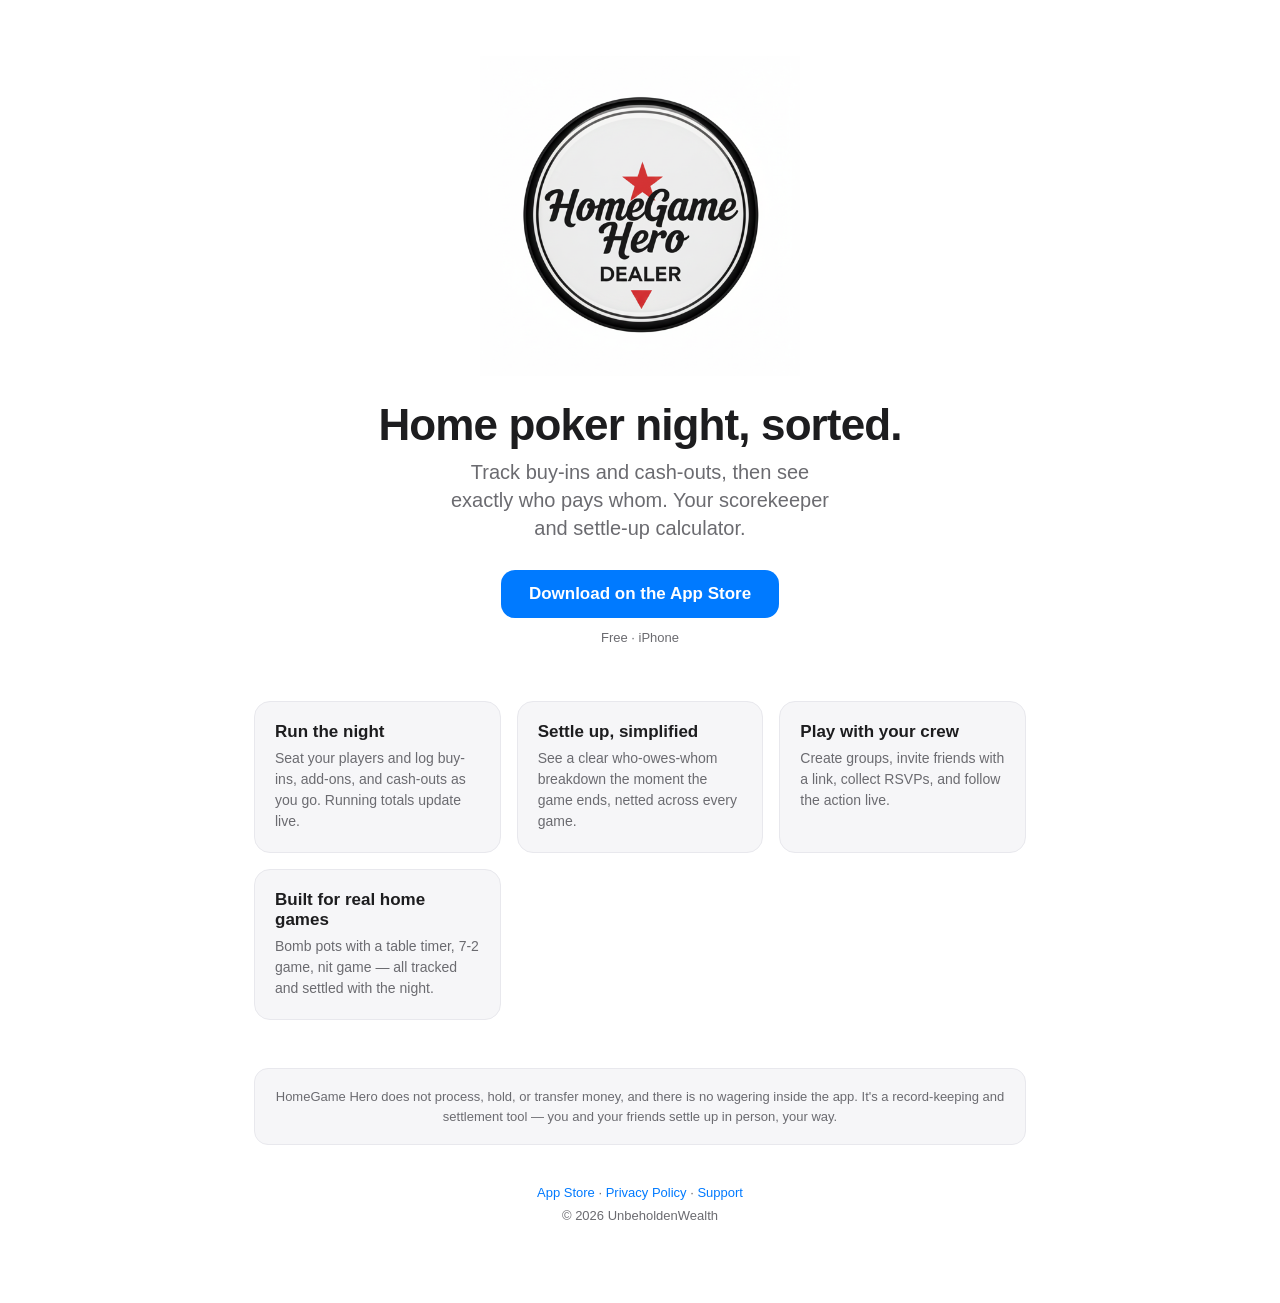
<file: index.html>
<!doctype html>
<html lang="en">
<head>
  <meta charset="utf-8">
  <meta name="viewport" content="width=device-width, initial-scale=1">
  <title>HomeGame Hero — Home poker night, sorted</title>
  <meta name="description" content="Run your home poker night like a pro — track buy-ins and cash-outs, then see exactly who pays whom. Your scorekeeper and settle-up calculator.">
  <meta name="apple-itunes-app" content="app-id=6759196612">
  <style>
    /* Always light: a pure-white background lets the logo's white tile blend in. */
    :root { color-scheme: light; --bg:#fff; --card:#f6f6f8; --fg:#1d1d1f; --muted:#6b6b70; --accent:#007aff; --line:#e8e8ed; }
    * { box-sizing: border-box; }
    body { margin:0; background:var(--bg); color:var(--fg);
      font-family:-apple-system,BlinkMacSystemFont,"Segoe UI",Roboto,Helvetica,Arial,sans-serif; }
    .wrap { max-width: 820px; margin: 0 auto; padding: 56px 24px 80px; }
    header { text-align:center; }
    .logo { width:320px; height:auto; max-width:78vw; }
    h1 { font-size: clamp(28px, 6vw, 44px); margin: 20px 0 8px; letter-spacing: -.02em; }
    .tag { font-size: clamp(16px, 3.4vw, 20px); color: var(--muted); margin: 0 auto 28px; max-width: 34ch; line-height:1.4; }
    .cta { display:inline-block; background:var(--accent); color:#fff; text-decoration:none;
      font-size:17px; font-weight:600; padding:14px 28px; border-radius:14px; }
    .note { font-size:13px; color:var(--muted); margin-top:12px; }
    .features { display:grid; grid-template-columns:repeat(auto-fit,minmax(220px,1fr)); gap:16px; margin:56px 0 0; }
    .feature { background:var(--card); border:1px solid var(--line); border-radius:16px; padding:20px; }
    .feature h3 { margin:0 0 6px; font-size:17px; }
    .feature p { margin:0; color:var(--muted); font-size:14px; line-height:1.5; }
    .disclaimer { margin-top:48px; padding:18px 20px; background:var(--card); border:1px solid var(--line);
      border-radius:14px; color:var(--muted); font-size:13px; line-height:1.5; text-align:center; }
    footer { margin-top:40px; text-align:center; color:var(--muted); font-size:13px; }
    footer a { color:var(--accent); text-decoration:none; }
  </style>
</head>
<body>
  <div class="wrap">
    <header>
      <img class="logo" src="[data-uri]" alt="HomeGame Hero" width="320" height="320">
      <h1>Home poker night, sorted.</h1>
      <p class="tag">Track buy-ins and cash-outs, then see exactly who pays whom. Your scorekeeper and settle-up calculator.</p>
      <a class="cta" href="https://apps.apple.com/app/id6759196612">Download on the App Store</a>
      <div class="note">Free · iPhone</div>
    </header>

    <section class="features">
      <div class="feature">
        <h3>Run the night</h3>
        <p>Seat your players and log buy-ins, add-ons, and cash-outs as you go. Running totals update live.</p>
      </div>
      <div class="feature">
        <h3>Settle up, simplified</h3>
        <p>See a clear who-owes-whom breakdown the moment the game ends, netted across every game.</p>
      </div>
      <div class="feature">
        <h3>Play with your crew</h3>
        <p>Create groups, invite friends with a link, collect RSVPs, and follow the action live.</p>
      </div>
      <div class="feature">
        <h3>Built for real home games</h3>
        <p>Bomb pots with a table timer, 7-2 game, nit game — all tracked and settled with the night.</p>
      </div>
    </section>

    <div class="disclaimer">
      HomeGame Hero does not process, hold, or transfer money, and there is no wagering inside the app.
      It's a record-keeping and settlement tool — you and your friends settle up in person, your way.
    </div>

    <footer>
      <a href="https://apps.apple.com/app/id6759196612">App Store</a> ·
      <a href="https://thedavemonster19.github.io/homegame-hero-privacy/">Privacy Policy</a> ·
      <a href="mailto:dn.unbeholdenwealth@gmail.com">Support</a>
      <div style="margin-top:8px;">© 2026 UnbeholdenWealth</div>
    </footer>
  </div>
</body>
</html>
</file>
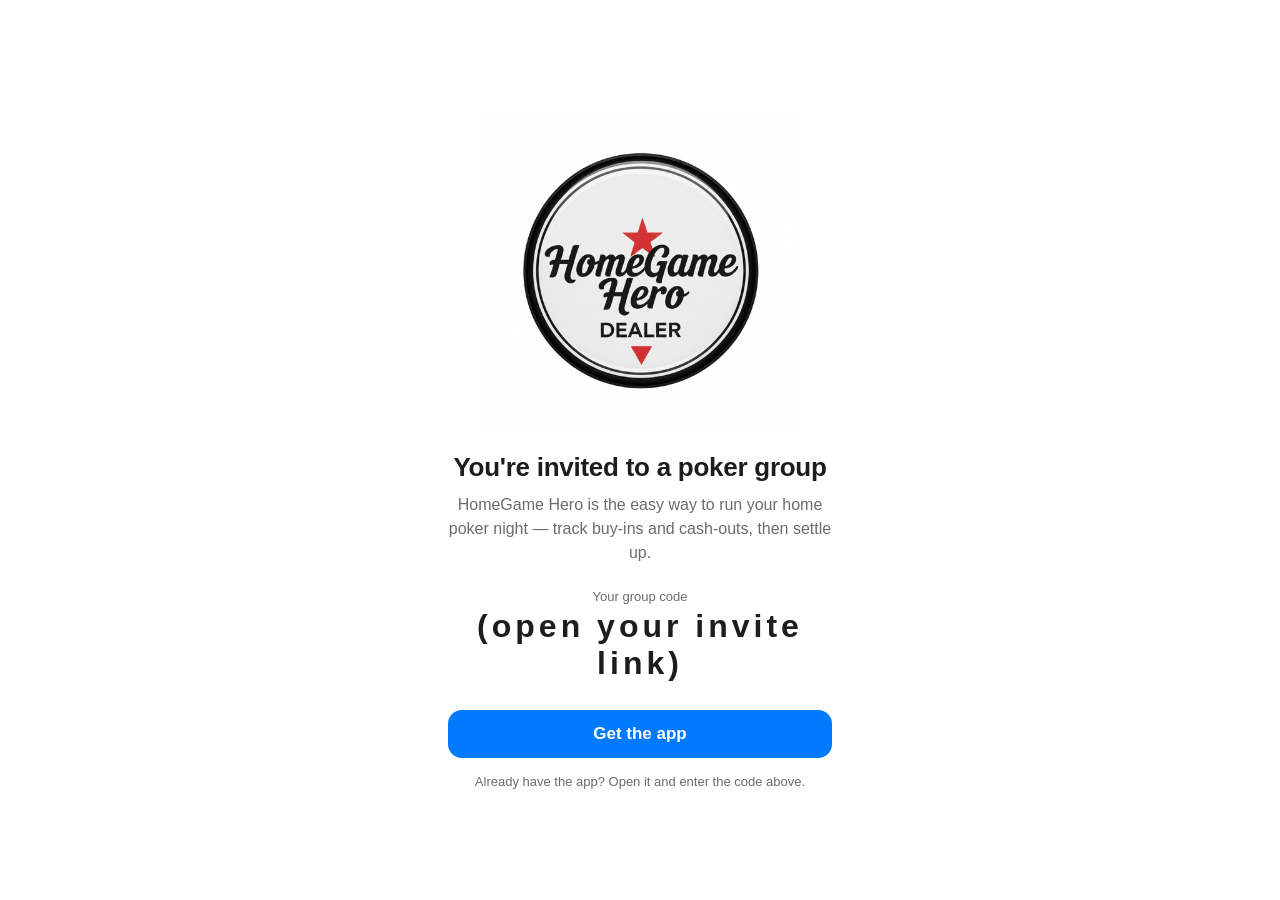
<file: join/index.html>
<!doctype html>
<html lang="en">
<head>
  <meta charset="utf-8">
  <meta name="viewport" content="width=device-width, initial-scale=1">
  <title>Join a group on HomeGame Hero</title>
  <!-- Shows an "Open / Get" banner on iOS Safari. -->
  <meta name="apple-itunes-app" content="app-id=6759196612">
  <style>
    /* Matches the marketing page: always light, pure-white background so the
       logo's white tile blends in. */
    :root { color-scheme: light; --fg:#1d1d1f; --muted:#6b6b70; --accent:#007aff; }
    * { box-sizing: border-box; }
    body {
      margin: 0; min-height: 100vh; display: flex; align-items: center; justify-content: center;
      font-family: -apple-system, BlinkMacSystemFont, "Segoe UI", Roboto, Helvetica, Arial, sans-serif;
      background: #fff; color: var(--fg); padding: 24px;
    }
    .card { background: transparent; padding: 8px; max-width: 400px; width: 100%; text-align: center; }
    .logo { display: block; margin: 0 auto 20px; width: 320px; height: auto; max-width: 78vw; }
    h1 { font-size: 26px; margin: 0 0 10px; letter-spacing: -.01em; }
    p { font-size: 16px; line-height: 1.5; color: var(--muted); margin: 0 0 24px; }
    .code-label { font-size: 13px; color: var(--muted); margin-bottom: 4px; }
    .code {
      font-size: 32px; font-weight: 700; letter-spacing: 4px; margin: 0 0 28px;
      font-variant-numeric: tabular-nums;
    }
    .btn {
      display: inline-block; background: var(--accent); color: #fff; text-decoration: none;
      font-size: 17px; font-weight: 600; padding: 14px 24px; border-radius: 14px; width: 100%;
    }
    .hint { font-size: 13px; color: var(--muted); margin-top: 16px; }
  </style>
</head>
<body>
  <div class="card">
    <img class="logo" src="[data-uri]" alt="HomeGame Hero" width="320" height="320">
    <h1>You're invited to a poker group</h1>
    <p>HomeGame Hero is the easy way to run your home poker night — track buy-ins and cash-outs, then settle up.</p>
    <div class="code-label">Your group code</div>
    <div class="code" id="code">—</div>
    <a class="btn" href="https://apps.apple.com/app/id6759196612">Get the app</a>
    <div class="hint">Already have the app? Open it and enter the code above.</div>
  </div>
  <script>
    // Show the invite code from ?code=XYZ so the user can enter it after install.
    var code = new URLSearchParams(location.search).get("code");
    if (code) { document.getElementById("code").textContent = code.toUpperCase(); }
    else { document.getElementById("code").textContent = "(open your invite link)"; }
  </script>
</body>
</html>
</file>
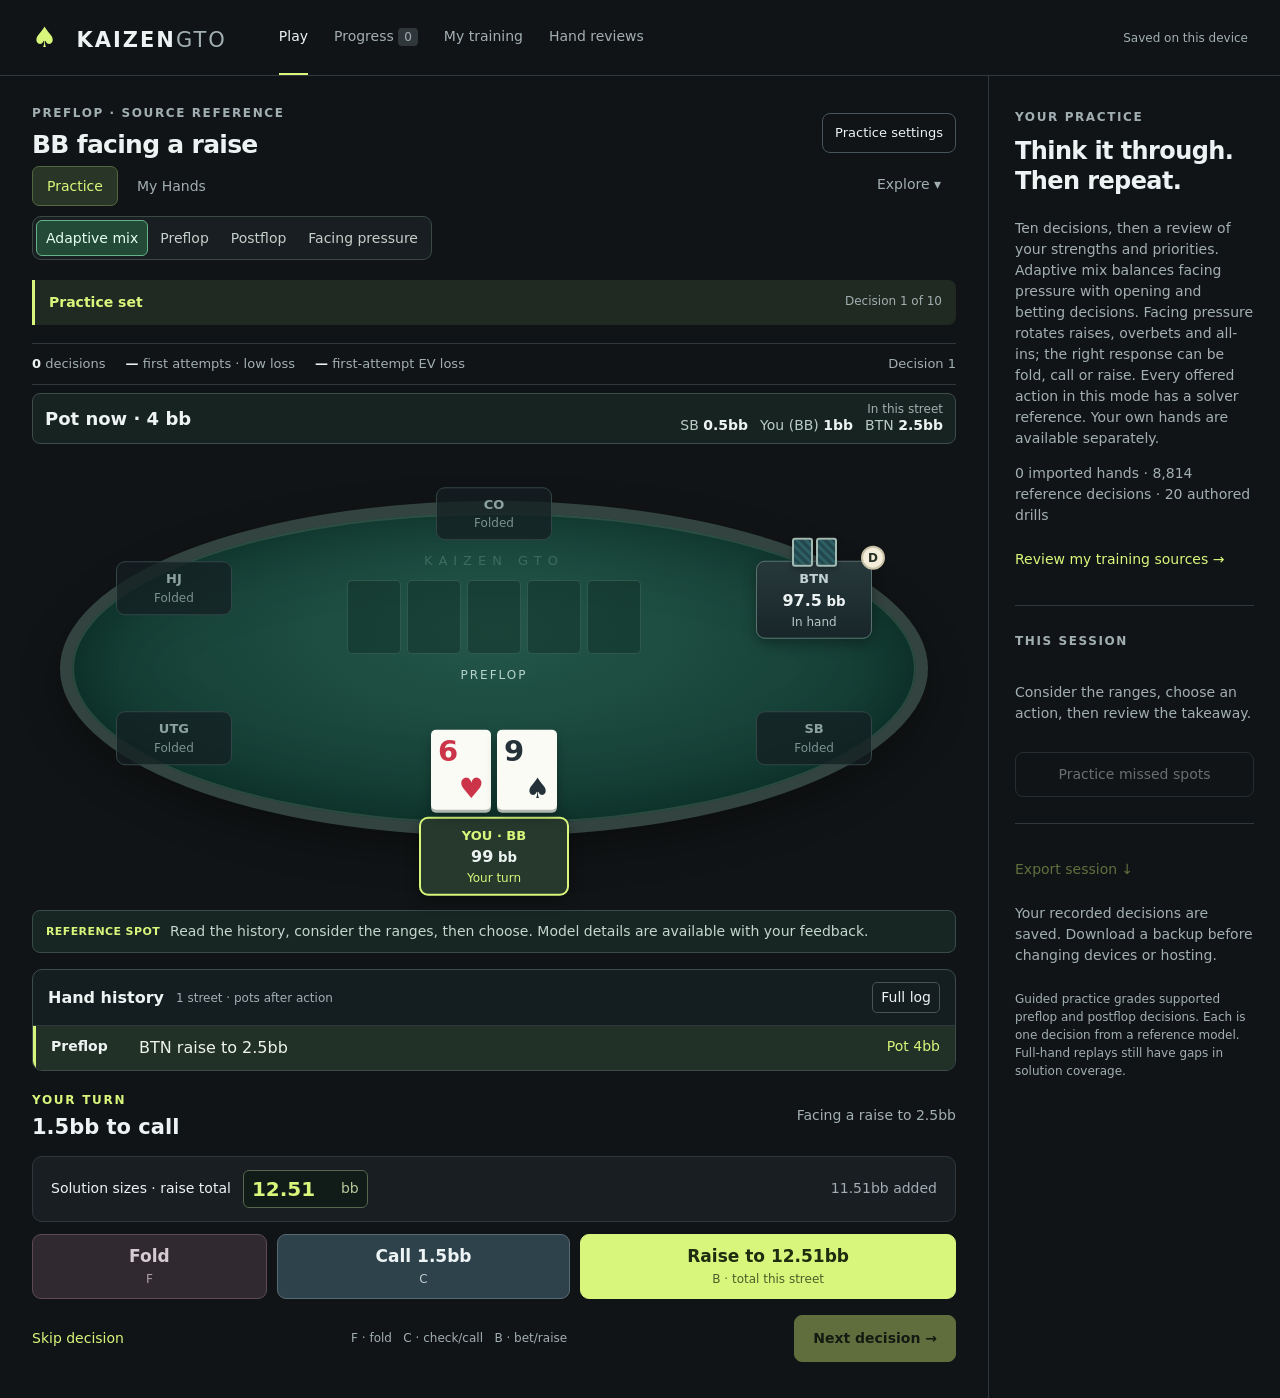
<file: kaizen-gto/index.html>
<!doctype html>
<html lang="en">
<head><meta charset="utf-8"><meta http-equiv="Content-Security-Policy" content="default-src 'self'; script-src 'self'; style-src 'self' 'unsafe-inline'; img-src 'self' data:; connect-src 'none'; object-src 'none'; base-uri 'none'; form-action 'none'"><meta name="viewport" content="width=device-width,initial-scale=1"><meta name="theme-color" content="#111416"><meta name="description" content="Your personal cash-game practice table. Play decisions from your reviews and build recognition."><title>Kaizen GTO — Poker Trainer</title><link rel="stylesheet" href="style.css"></head>
<body>
<header><a class="brand" href="./"><span class="brand-icon">♠</span> KAIZEN<span>GTO</span></a><nav aria-label="Main"><button class="nav active" data-view="train">Play</button><button class="nav" data-view="review">Progress <span id="review-count">0</span></button><button class="nav" data-view="guide">My training</button><a class="nav" href="review.html">Hand reviews</a></nav><span id="save-status" class="save-status" role="status">Loading progress…</span></header>
<main id="train" class="view">
<section class="play" id="play-panel">
 <div class="play-heading"><div><span id="game-tag" class="eyebrow"></span><h1 id="spot-heading">Your practice table</h1></div><button id="settings-toggle" class="secondary compact" aria-expanded="false" aria-controls="settings">Practice settings</button></div>
 <div class="mode-row">
  <div class="training-paths" role="group" aria-label="Training experience"><button id="path-practice" aria-pressed="true">Practice</button><button id="path-hands" aria-pressed="false">My Hands</button><details id="explore-menu"><summary id="explore-label">Explore</summary><div class="explore-options"><button id="path-coaching"><strong>Coaching scenarios</strong><span>Practise reads and adjustments. Coaching feedback, not solver grades.</span></button><button id="path-lab"><strong>GTO lab</strong><span>Study action mixes in three small river models.</span></button></div></details></div>
  <select id="practice-mode" aria-label="Practice mode" hidden><option id="strategy-mode-option" value="strategy" selected>Guided practice · graded</option><option value="hand">My hands · ready decisions</option><option value="drill">Coached drills</option><option value="solved">GTO lab · river models</option></select>
  <span id="mode-description" class="small muted">Ten graded decisions, then a personal review.</span>
 </div>
 <div id="guided-controls" class="guided-controls" role="group" aria-label="Practice focus" hidden><button id="guided-all" aria-label="Adaptive mix" aria-pressed="true"><span class="focus-label-full">Adaptive mix</span><span class="focus-label-short" aria-hidden="true">Mix</span></button><button id="guided-preflop" aria-pressed="false">Preflop</button><button id="guided-postflop" aria-pressed="false">Postflop</button><button id="guided-pressure" aria-label="Facing pressure" aria-pressed="false"><span class="focus-label-full">Facing pressure</span><span class="focus-label-short" aria-hidden="true">Pressure</span></button></div>
 <div id="settings" class="settings" hidden>
  <div id="profile-setting"><label for="profile">Game</label><select id="profile"><option value="all">Online + live</option><option value="online">Online cash</option><option value="live">Live · $1/$3</option></select></div>
  <div><label for="focus">Focus</label><select id="focus"><option value="all">Adaptive mix</option><option value="postflop">All postflop</option><option id="pressure-focus-option" value="pressure">Facing pressure</option><option value="value">Value sizing</option><option value="draws">Strong draws</option><option id="preflop-focus-option" value="preflop">Preflop</option><option value="texture">Board texture</option><option value="river">River decisions</option><option id="history-focus-option" value="history">My real hands</option></select></div>
  <div id="difficulty-setting"><label for="difficulty">Level</label><select id="difficulty"><option value="auto">Gradual progression</option><option value="all">All levels</option><option value="1">L1 · Foundations</option><option value="2">L2 · Applied strategy</option></select></div>
  <div id="continuation-setting"><label for="continuation">When I change the line</label><select id="continuation"><option value="practice">Continue with practice opponents</option><option value="review">Stop for historical comparison</option></select></div>
  <div id="hand-pool-setting"><label for="hand-pool">Hand selection</label><select id="hand-pool"><option value="all">All my hands</option><option id="reviewed-hand-option" value="reviewed">Hands with postflop solutions</option></select></div>
  <div id="strategy-feedback-setting" hidden><label for="strategy-timing">Solution feedback</label><select id="strategy-timing"><option value="decision" selected>After each decision</option><option value="hand">After the hand</option></select></div>
  <button id="apply" class="primary">Deal a new spot</button><span id="pool-count" class="small muted"></span>
 </div>
 <p id="simulation-note" class="simulation-note" role="status" hidden><strong>Practice simulation</strong> · Opponent cards and future community cards are sampled. Heuristic opponents · unscored.</p>
 <div id="learning-cue" class="learning-cue" hidden><strong id="learning-topic"></strong><span id="learning-prompt"></span><small id="learning-count"></small></div>
 <div class="session-strip"><span><b id="answered">0</b> decisions</span><span><b id="accuracy">—</b> <span id="accuracy-label">good decisions</span></span><span><b id="streak">0</b> <span id="streak-label">streak</span></span><span id="rep-number" class="strip-right">Hand 1</span></div>
 <div class="table-totals" aria-label="Pot and current street contributions"><div class="pot"><strong id="pot"></strong><span id="pot-cash" class="pot-cash"></span></div><div class="street-contributions"><span class="contribution-label">In this street</span><div id="street-bets"></div></div></div>
 <div class="table-wrap" id="table-wrap">
  <div class="table-felt"><span class="table-wordmark" aria-hidden="true">KAIZEN GTO</span></div>
  <div class="table-center"><div id="board" class="cards board" aria-label="Community cards"></div><span id="street" class="street-label"></span></div>
  <div id="seats" aria-label="Players at the table"></div>
 </div>
 <div class="context-row"><span id="format"></span><span id="effective"></span></div>
 <div id="opponent-note" class="opponent-note" hidden><span class="opponent-label" id="opponent-label">Scenario read</span><p id="opponent-read"></p></div>
 <section class="action-line" aria-labelledby="history-heading">
  <div class="history-heading"><h2 id="history-heading">Hand history</h2><span id="history-summary"></span><button id="history-toggle" type="button" aria-expanded="false" aria-controls="history-full">Full log</button></div>
  <ol id="history" aria-label="Reached action history, including preflop"></ol>
  <ol id="history-full" aria-label="Full reached action log" hidden></ol>
 </section>
 <div class="decision-bar"><div><span id="turn-label" class="turn-label">YOUR TURN</span><h2 id="ask">Your action?</h2></div><div id="last-action" class="last-action"></div></div>
 <section class="decision" aria-label="Your poker action">
  <div class="bet-controls" id="bet-controls">
   <div class="bet-title"><label for="bet-amount" id="bet-label">Bet size</label><div class="amount-field"><input id="bet-amount" type="number" inputmode="decimal" step="0.01" aria-label="Bet or raise total in big blinds"><span>bb</span></div><output id="size-detail" for="bet-slider bet-amount"></output></div>
   <div id="presets" class="presets" aria-label="Bet size shortcuts"></div>
   <div class="slider-row"><button id="decrease" class="stepper" aria-label="Decrease bet size">−</button><input id="bet-slider" type="range" step="0.01" aria-label="Bet size in big blinds"><button id="increase" class="stepper" aria-label="Increase bet size">+</button></div>
   <div class="slider-limits"><span id="min-label"></span><span id="max-label"></span></div>
  </div>
  <div id="actions" class="actions"><button id="fold-action" class="action fold" data-action="fold">Fold<span class="key">F</span></button><button id="passive-action" class="action call" data-action="passive"></button><button id="aggressive-action" class="action bet" data-action="aggressive"></button></div>
 </section>
 <div id="feedback" class="feedback" aria-live="polite" tabindex="-1" hidden></div>
 <div id="hand-navigation" class="bottom-controls"><button id="skip" class="text-button">Skip hand</button><button id="retry-decision" class="secondary" hidden>Try again</button><span class="small muted">F · fold &nbsp; C · check/call &nbsp; B · bet/raise</span><button id="next" class="primary" disabled>Next hand →</button></div>
 <section id="set-review" class="set-review" aria-labelledby="set-title" tabindex="-1" hidden><span class="eyebrow">PAUSE · REFLECT · NEXT SET</span><h2 id="set-title">Take one lesson into the next ten.</h2><p class="muted">Your choices are recorded. Review what worked and where the next improvement can come from.</p><div id="set-review-content"></div><div class="set-next"><button id="start-next-set" class="primary">Start next 10 decisions →</button><button id="set-targeted" class="secondary" hidden></button></div></section>
</section>
<aside class="rail">
 <div class="eyebrow">YOUR PRACTICE</div><h2>Think it through. Then repeat.</h2><p id="guided-note" class="small muted" hidden>Ten decisions, then a review of your strengths and priorities. Adaptive mix balances facing pressure with opening and betting decisions. Facing pressure rotates raises, overbets and all-ins; the right response can be fold, call or raise. Every offered action in this mode has a solver reference. Your own hands are available separately.</p><div id="drill-mix"><div class="mix-meter" aria-label="70 percent targeted, 30 percent general"><span></span></div><div class="mix-label"><span>70% targeted</span><span>30% general</span></div><p class="muted small">Weak spots, spaced repeats, and fresh decisions. Correct answers gradually unlock harder spots.</p></div><p id="replay-note" class="small muted">Train on covered decisions from your own hands, with the preceding action visible. Every offered choice has validated model feedback. Uncovered decisions stay saved for later coverage.</p>
 <div id="focus-cards" class="focus-cards"></div><p class="small muted" id="source-summary"></p><button class="text-button" data-view="guide">Review my training sources →</button>
 <hr><div class="eyebrow">THIS SESSION</div><div id="session-dots" class="session-dots"></div><p class="small muted" id="session-caption">Your decisions will appear here.</p><div id="mistake-list" class="mistake-list"></div><button id="review-misses" class="secondary wide" disabled>Practice missed spots</button>
 <hr><button id="export" class="text-button" disabled>Export session ↓</button><p id="save-help" class="small muted">Open Progress to check saving or download a backup.</p><p class="method-note">Guided practice grades supported preflop and postflop decisions. Each is one decision from a reference model. Full-hand replays still have gaps in solution coverage.</p>
</aside></main>
<main id="review" class="view secondary-view" hidden><span class="eyebrow">YOUR PROGRESS</span><h1>Recognition comes with reps.</h1><p class="muted">Track decisions across sessions. Speed is descriptive; thoughtful decisions come first.</p><div id="review-summary"></div><div id="progress-cards" class="progress-cards"></div><p id="learning-progress" class="muted" hidden></p><button id="retry-save" class="secondary" hidden>Retry saving progress</button><section class="import-panel"><h2>Take your practice with you</h2><p id="backup-description" class="muted">Download your decisions, practice hands and review notes to move them to another Kaizen GTO installation.</p><button id="backup-export" class="secondary" disabled>Download backup</button><label id="backup-restore-label" class="secondary file-button" for="backup-restore" hidden>Restore backup</label><input id="backup-restore" type="file" accept=".json" disabled hidden><p id="backup-status" class="small muted" role="status"></p></section><div id="gto-progress"></div><section id="completed-sets" hidden></section><div id="review-list"></div></main>
<main id="guide" class="view secondary-view" hidden>
 <span class="eyebrow">MY TRAINING</span><h1>Practice built around your play.</h1>
 <section class="import-panel"><h2>Add GG hands or a review</h2><p class="muted">Import exported GG hand histories (.txt) and review notes (.md or .txt). Hands are saved and checked for exact, validated solution coverage. Ready decisions appear in My Hands; the rest stay saved for future coverage. Duplicate complete hands are skipped.</p><label class="primary file-button" for="import-files">Choose files</label><input id="import-files" disabled type="file" accept=".txt,.md" multiple><p id="import-status" role="status" class="small muted"></p></section>
 <div id="source-list" class="source-list"></div>
 <section id="hand-coverage" class="import-panel" aria-live="polite"></section>
 <div class="notes-grid"><article><span class="badge">START HERE</span><h2>Build the decision habit</h2><p>Choose Preflop, Postflop, Facing pressure or Adaptive mix above the table. Read the action history and choose without a lesson prompt giving away the theme. After ten decisions, pause for a set review before starting the next ten. Immediate retries do not advance the set or change your first-attempt score. The feedback shows the cost of your choice, the action mix and a practical takeaway.</p><p>Good decisions include low-frequency alternatives with similar EV. Focus on avoiding costly mistakes before trying to reproduce an exact mix. Use Try again to practise immediately without changing your first-attempt score. Mistakes stay available for a delayed check after at least a day and three other decisions. Delayed checks test recall of a spot; broader mastery still needs unfamiliar boards.</p><p>Preflop uses a PokerData 100bb reference; source convergence and rake are not reported. Postflop uses separate authored range models across contrasting board textures, including river-only overbet and all-in models with declared entering ranges. These are individual drills, not a single connected full-hand solution. Unrestricted replays still have coverage gaps.</p></article><article><span class="badge">GTO LAB</span><h2>Learn the mix</h2><p>Choose Explore → GTO lab for three solved river decisions. The declared model has a 10bb pot, 10bb stacks, no rake, and check/all-in sizes. Its two-combo range is a teaching assumption, not an assessment of your GG opponents.</p><p>After your choice, see its action frequency and EV loss. A lower-frequency action can be equally good. Other bet sizes are unscored. Progress tracks your observed mix separately from EV; these models do not advance your coaching level.</p></article>
 <article><span class="badge">COACHING SCENARIOS</span><h2>Explore reads and adjustments</h2><p>In Explore’s coaching scenarios, seven in every ten picks target your review themes, due repetitions, or recent mistakes. When both are available, about one third of targeted picks replay your own hands; the rest use coached drills. Three in ten picks keep your general game sharp. Filters narrow both pools.</p><p>Missed concepts return after a few other hands. Successful practice spaces them to 1, 3, 7, then 14 days. Several correct reps across different spots are needed before a concept moves to maintenance.</p></article>
 <article><span class="badge">02 / FEEDBACK</span><h2>Learn the reasoning</h2><p><strong>On-line:</strong> the authored coaching line. <strong>Reasonable:</strong> a defensible alternative. <strong>Review:</strong> revisit the reasoning. These are not solver scores.</p><p>Custom sizes within 15% of an authored size are compared with that line, with the comparison shown. Other sizes are saved without a score. Your actual amount is always submitted.</p></article>
 <article><span class="badge">03 / REAL HANDS</span><h2>Practise your ready decisions</h2><p>My Hands jumps to individual decisions with validated solution feedback. Read the preceding action, choose from the solved actions and sizes, then compare frequencies, EV and reasoning.</p><p>These are independent snapshots of the recorded hand. Your choice does not generate a solved alternative continuation. Uncovered streets and uncertain solutions stay out of the queue. Saved hands are reassessed against the catalogue whenever you reload or import.</p></article>
 <article><span class="badge">04 / PROGRESSION</span><h2>Accurate, then fluent</h2><p>Start with foundations. Gradual mode opens applied strategy after at least 12 scored decisions with 80% on-line or reasonable in the latest 12. Decision time never changes the grade.</p><p>Suit permutations preserve the poker situation. Different authored hands and boards teach transfer; cosmetic changes alone are not evidence of mastery.</p></article>
 <article><span class="badge">05 / TABLE READS</span><h2>Range, then adjustment</h2><p>Dry high-card boards often support small continuation bets. Connected boards that favor the caller call for more checking. Position and the number of opponents matter.</p><p>Against players who call too much, prioritize larger value bets and fewer bluffs. Against a passive player who suddenly raises big, reassess one-pair hands. Use the reads supplied in the drill.</p></article>
 <article><span class="badge">06 / THE PRICE</span><h2>Know your price</h2><p>With a pot of P before a bet of B, calling requires B / (P + 2B) equity. A half-pot bet needs 25%; a pot-sized bet needs 33.3%.</p><p>For a simplified heads-up river model: a pure bluff breaks even at B / (P + B) folds. Minimum defense frequency is P / (P + B), a range benchmark, not a command to call with any particular hand.</p></article>
 </div><p class="source-note">Imported histories are unsolved records. Authored drills provide coaching, not solver-exact GTO grades. Accounts and automatic syncing across devices are not available in this version.</p>
</main>
<script src="spots.js"></script><script src="table-state.js"></script><script src="solver-pack.js"></script><script src="solver-grades.js"></script><script src="gg-import.js"></script><script src="sources.js"></script><script src="local-storage.js"></script><script src="hand-replay.js"></script><script src="poker-sim.js"></script><script src="practice-opponents.js"></script><script src="practice.js"></script><script src="backup.js"></script><script src="solver-ui.js"></script><script src="strategy-review.js"></script><script src="strategy-packs.js"></script><script src="strategy-pack-0.js"></script><script src="strategy-pack-1.js"></script><script src="strategy-pack-2.js"></script><script src="strategy-pack-3.js"></script><script src="strategy-pack-4.js"></script><script src="strategy-pack-5.js"></script><script src="strategy-pack-6.js"></script><script src="strategy-pack-7.js"></script><script src="strategy-pack-8.js"></script><script src="strategy-pack-9.js"></script><script src="hand-context.js"></script><script src="strategy-coach.js"></script><script src="guided-practice.js"></script><script src="strategy-ui.js"></script><script src="app.js"></script>
</body></html>
</file>
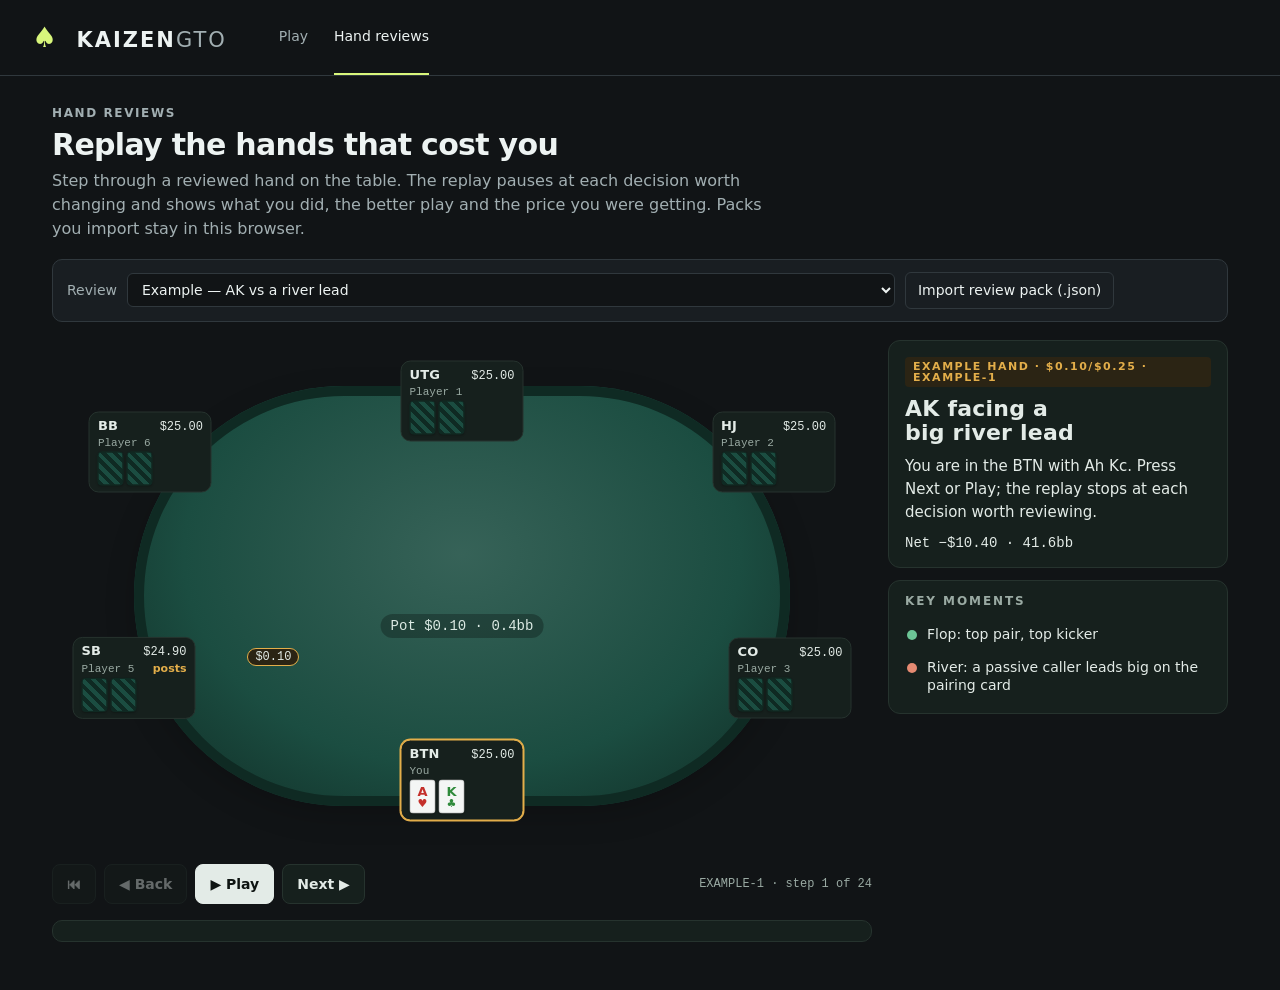
<file: kaizen-gto/review.html>
<!doctype html>
<html lang="en" data-theme="dark">
<head><meta charset="utf-8"><meta http-equiv="Content-Security-Policy" content="default-src 'self'; script-src 'self'; style-src 'self' 'unsafe-inline'; img-src 'self' data:; connect-src 'none'; object-src 'none'; base-uri 'none'; form-action 'none'"><meta name="viewport" content="width=device-width,initial-scale=1"><meta name="theme-color" content="#111416"><meta name="description" content="Replay your reviewed poker hands step by step, with a pause and coaching note at each decision worth changing."><title>Kaizen GTO — Hand reviews</title><link rel="stylesheet" href="style.css"><link rel="stylesheet" href="review-replay.css">
<style>
.kz-review{max-width:1240px;margin:auto;padding:24px 32px 48px;display:flex;flex-direction:column;gap:18px}
.kz-review h1{margin:4px 0 0;font-size:30px;line-height:1.15}
.kz-review .lede{margin:6px 0 0;color:var(--muted);max-width:70ch}
.kz-tools{display:flex;flex-wrap:wrap;gap:10px;align-items:center;background:var(--panel);border:1px solid var(--line);border-radius:10px;padding:12px 14px}
.kz-tools label{display:flex;gap:8px;align-items:center;font-size:14px;color:var(--muted)}
.kz-tools select{background:var(--bg);color:var(--text);border:1px solid var(--line);border-radius:6px;padding:7px 10px;max-width:60vw}
.kz-file{position:relative;border:1px solid var(--line);border-radius:6px;padding:7px 12px;cursor:pointer;color:var(--text)!important}
.kz-file input{position:absolute;inset:0;opacity:0;cursor:pointer}
.kz-file:focus-within{outline:2px solid var(--lime);outline-offset:3px}
.kz-tools button{background:none;border:1px solid var(--line);color:var(--muted);border-radius:6px;padding:7px 12px}
#rv-status{font-size:13px;color:var(--muted);margin-left:auto}
#rv-status.err{color:var(--red)}
.kz-review .rr{--rr-bg:var(--bg);--rr-surface:var(--panel);--rr-ink:var(--text);--rr-muted:var(--muted);--rr-line:var(--line);
 --rr-felt:#1d4a3f;--rr-felt-edge:#0f2a23;--rr-felt-ink:#e6f0ec;--rr-gold:var(--lime);--rr-gold-soft:#262d16;
 --rr-bad:var(--red);--rr-bad-soft:#35191b;--rr-ok:var(--green);--rr-ok-soft:#14291f;--rr-card:#f4f6f5;
 --rr-display:ui-sans-serif,system-ui,-apple-system,"Segoe UI",sans-serif;--rr-sans:ui-sans-serif,system-ui,-apple-system,"Segoe UI",sans-serif}
.kz-review .rr-tab,.kz-review .rr-coach h2,.kz-review .rr-pos{font-weight:700;letter-spacing:.01em}
a.nav{text-decoration:none;display:flex;align-items:center}
@media (max-width:700px){.kz-review{padding:16px}header{gap:20px;padding:0 16px}}
</style></head>
<body>
<header><a class="brand" href="./"><span class="brand-icon">♠</span> KAIZEN<span>GTO</span></a><nav aria-label="Main"><a class="nav" href="./">Play</a><a class="nav active" href="review.html" aria-current="page">Hand reviews</a></nav></header>
<main class="kz-review">
 <div><span class="eyebrow">HAND REVIEWS</span><h1>Replay the hands that cost you</h1><p class="lede">Step through a reviewed hand on the table. The replay pauses at each decision worth changing and shows what you did, the better play and the price you were getting. Packs you import stay in this browser.</p></div>
 <div class="kz-tools">
  <label for="rv-pack">Review</label><select id="rv-pack"></select>
  <label class="kz-file" for="rv-file">Import review pack (.json)<input type="file" id="rv-file" accept=".json,application/json"></label>
  <button id="rv-remove" type="button">Remove this review</button>
  <span id="rv-status" role="status"></span>
 </div>
 <div id="rv-app"></div>
</main>
<script src="review-replay.js"></script><script src="review-page.js"></script>
</body></html>
</file>
<file: kaizen-gto/style.css>
:root{color-scheme:dark;--bg:#111416;--panel:#191e22;--line:#30383d;--text:#edf3f2;--muted:#a2afb2;--lime:#d8f67b;--green:#6dd6b0;--red:#fa8287}*{box-sizing:border-box}body{margin:0;background:var(--bg);color:var(--text);font:16px/1.5 ui-sans-serif,system-ui,-apple-system,BlinkMacSystemFont,"Segoe UI",sans-serif}button,input,select{font:inherit}button{cursor:pointer}button:disabled{cursor:default;opacity:.4}a{color:inherit}button:focus-visible,a:focus-visible,input:focus-visible,select:focus-visible,summary:focus-visible{outline:2px solid var(--lime);outline-offset:4px}[hidden]{display:none!important}header{display:flex;align-items:center;min-height:76px;padding:0 32px;gap:52px;border-bottom:1px solid var(--line)}.brand{font-size:21px;letter-spacing:2px;text-decoration:none;font-weight:800;white-space:nowrap}.brand>span:last-child{font-weight:400;color:var(--muted)}.brand-icon{color:var(--lime);margin-right:8px;font-size:28px}nav{display:flex;align-self:stretch;gap:26px}.nav{border:0;border-bottom:2px solid transparent;background:none;color:var(--muted);font-size:14px;padding:12px 0}.nav.active{color:var(--text);border-bottom-color:var(--lime)}#review-count{font-size:12px;padding:2px 6px;border-radius:4px;background:#30373a}.save-status{margin-left:auto;font-size:12px;color:var(--muted);max-width:240px}.view{max-width:1380px;margin:auto}#train{display:grid;grid-template-columns:minmax(0,1fr) 292px}.play{padding:24px 32px 36px;min-width:0}.rail{padding:32px 26px;border-left:1px solid var(--line)}h1{font-size:25px;line-height:1.2;margin:6px 0;letter-spacing:-.7px}h2{font-size:22px;line-height:1.25;margin:8px 0}h3{font-size:18px}.eyebrow{font-size:12px;letter-spacing:1.6px;font-weight:650;color:var(--muted)}.muted{color:var(--muted)}.small{font-size:14px}.play-heading{display:flex;align-items:center;justify-content:space-between;gap:14px}.primary{background:var(--lime);color:#1b250d;border:1px solid var(--lime);border-radius:8px;padding:12px 18px;font-size:14px;font-weight:700}.secondary{background:transparent;border:1px solid #46545c;color:var(--text);border-radius:8px;padding:11px 13px;font-size:14px}.compact{font-size:13px;padding:9px 12px}.wide{width:100%;margin-top:14px}.text-button{border:0;background:none;color:var(--lime);padding:9px 0;font-size:14px}.settings{margin-top:20px;padding:18px;background:var(--panel);border:1px solid var(--line);border-radius:10px;display:grid;grid-template-columns:1fr 1fr 1fr;gap:12px}.settings label{display:block;font-size:14px;margin-bottom:6px}select{width:100%;background:#252d32;color:var(--text);border:1px solid #4b5960;border-radius:6px;padding:10px;font-size:14px}.settings #apply{grid-column:1/3}.session-strip{display:flex;gap:20px;color:var(--muted);font-size:13px;margin:18px 0 0;padding:10px 0;border-top:1px solid var(--line);border-bottom:1px solid var(--line)}.session-strip b{color:var(--text)}.strip-right{margin-left:auto}.table-wrap{position:relative;height:440px;max-width:960px;margin:12px auto 0;isolation:isolate}.table-felt{position:absolute;inset:45px 28px 60px;border:12px solid #33433f;border-radius:50%;background:radial-gradient(ellipse at 50% 38%,#24574a,#123a31 80%);box-shadow:inset 0 0 0 2px #6d82704d,inset 0 0 70px #001d1799,0 16px 40px #0005;z-index:-1}.table-wordmark{position:absolute;top:38px;left:0;right:0;text-align:center;font-size:13px;letter-spacing:6px;color:#68978470}.table-center{position:absolute;left:50%;top:40%;transform:translate(-50%,-25%);text-align:center;width:max-content;max-width:70%}.pot{display:flex;align-items:center;justify-content:center;gap:9px;flex-wrap:wrap;margin-bottom:14px}.pot>.eyebrow{width:100%;font-size:12px;line-height:1}.pot strong{font-size:24px;letter-spacing:-.5px}.pot-cash{font-size:14px;color:#b4d3c7}.cards{display:flex;justify-content:center;gap:6px}.card{width:54px;height:74px;background:#fafbf5;color:#253139;box-shadow:0 3px 0 #afb8af,0 7px 12px #0004;border-radius:5px;display:flex;flex-direction:column;justify-content:space-between;line-height:1;font-weight:800;font-size:25px;padding:7px;text-align:left}.card small{font-size:28px;align-self:flex-end}.card.h{color:#cc344a}.card.d{color:#2076b9}.card.c{color:#16855f}.card.placeholder{border:1px solid #64918255;background:#102e2780;box-shadow:none}.street-label{display:block;margin-top:12px;font-size:12px;letter-spacing:2px;color:#b5d3c8}.seat{position:absolute;left:var(--x);top:var(--y);transform:translate(-50%,-50%);width:116px;text-align:center;z-index:2}.seat-plate{padding:7px 9px;background:linear-gradient(#27383a,#18262a);border:1px solid #597171;border-radius:9px;box-shadow:0 5px 14px #0005}.seat-name{display:block;font-size:13px;font-weight:600;color:#c2d2d3}.seat-stack{display:block;font-size:16px;font-weight:750;font-variant-numeric:tabular-nums}.seat-status{display:block;font-size:12px;color:#b7c8c5;min-height:18px}.seat.folded .seat-plate{background:#141f22bf;border-color:#334647;box-shadow:none}.seat.folded .seat-name{color:#8ca3a1}.seat.folded .seat-status{color:#7d9291}.seat.hero{width:150px;z-index:4}.seat.hero .seat-plate{border:2px solid var(--lime);background:#26392c}.seat.hero .seat-name{color:var(--lime)}.seat.hero .cards{margin-bottom:7px}.seat.hero .card{width:60px;height:80px;font-size:29px}.seat.hero .seat-status{color:var(--lime)}.seat.hero.acted .seat-plate{border-color:#70877b}.seat.hero.folded .cards{opacity:.4}.backs{height:26px;display:flex;justify-content:center;gap:3px;margin-bottom:-3px}.backs span{width:21px;height:29px;border:2px solid #a2bab3;border-radius:3px;background:repeating-linear-gradient(45deg,#2d5f64 0 3px,#23494e 3px 6px);box-shadow:0 2px 5px #0005}.dealer{position:absolute;right:-13px;top:8px;border-radius:50%;background:#f3edda;color:#253027;font-size:12px;font-weight:800;display:grid;place-items:center;width:24px;height:24px;border:2px solid #c9c2a7}.wager{position:absolute;left:var(--x);top:var(--y);transform:translate(-50%,-50%);font-size:13px;background:#09241ece;border:1px solid #5b8975;border-radius:14px;padding:3px 9px;white-space:nowrap;font-weight:650;color:#e2eddc;z-index:3}.chip{display:inline-block;width:13px;height:13px;background:#d7bb71;border:2px dashed #fff4d4;border-radius:50%;vertical-align:-2px;margin-right:5px;box-shadow:0 2px #887438}.context-row{display:flex;justify-content:space-between;gap:12px;color:var(--muted);font-size:12px}.opponent-note{display:flex;gap:10px;align-items:center;padding:10px 13px;border:1px solid #374c47;border-radius:8px;background:#172622;margin-top:14px;color:#c5d6ce;font-size:14px}.opponent-label{flex-shrink:0;color:var(--lime);font-size:11px;font-weight:650;letter-spacing:.4px;text-transform:uppercase}.opponent-note p{line-height:1.5}.opponent-note p{margin:0}.decision-bar{display:flex;justify-content:space-between;align-items:center;gap:14px;margin:16px 0 12px}.turn-label{font-size:12px;letter-spacing:1.7px;color:var(--lime);font-weight:700}.decision-bar h2{font-size:21px;margin:3px 0}.last-action{font-size:14px;color:var(--muted);text-align:right;max-width:55%}.bet-controls{background:var(--panel);border:1px solid var(--line);border-radius:10px;padding:13px 18px;margin-bottom:12px}.bet-title{display:flex;align-items:center;gap:12px}.bet-title label{font-size:14px}.amount-field{display:flex;align-items:center;border:1px solid #56664f;border-radius:6px;background:#111c18;padding:3px 8px;gap:4px}.amount-field input{width:85px;background:none;border:0;color:var(--lime);font-size:20px;font-weight:750;font-variant-numeric:tabular-nums;padding:0;appearance:textfield}.amount-field input::-webkit-inner-spin-button{appearance:none}.amount-field span{font-size:14px;color:#b6c99d}.bet-title output{margin-left:auto;font-size:14px;color:var(--muted);text-align:right}.presets{display:flex;gap:8px;margin:13px 0 8px}.presets button{flex:1;min-height:36px;border:1px solid #405047;background:#24322b;color:#d3e1ce;border-radius:6px;font-size:14px}.presets button.active{border-color:var(--lime);color:var(--lime);background:#344128}.slider-row{display:flex;align-items:center;gap:12px}.stepper{width:32px;height:32px;border:1px solid #455349;border-radius:50%;background:#25322b;color:var(--text);font-size:22px;line-height:1}.slider-row input{flex:1;width:0;min-height:34px;accent-color:var(--lime);cursor:pointer}.slider-limits{display:flex;justify-content:space-between;margin:0 44px;color:var(--muted);font-size:12px}.actions{display:grid;grid-template-columns:1fr 1.25fr 1.6fr;gap:10px}.action{min-height:65px;border:1px solid #596974;border-radius:9px;color:#eef4f5;background:#2e424c;padding:10px 7px;font-size:17px;font-weight:700;line-height:1.2}.action .key{display:block;font-size:12px;font-weight:400;opacity:.75;margin-top:5px}.action.fold{background:#302a30;border-color:#5d4a56;color:#d7cbd3}.action.bet{background:var(--lime);color:#1d2d0f;border-color:var(--lime)}.action:hover:not(:disabled){filter:brightness(1.1)}.action.selected{outline:2px solid #fff;outline-offset:3px}.action.selected:disabled{opacity:1}.feedback{margin-top:18px;padding:20px;background:#1f3025;border:1px solid #637c4c;border-radius:9px;scroll-margin-top:20px}.feedback h3{color:var(--lime);margin:0 0 10px}.feedback p{font-size:16px;margin:10px 0}.feedback.review{background:#302329;border-color:#8a555f}.feedback.review h3{color:var(--red)}.feedback.reasonable{background:#302d21;border-color:#85703a}.feedback.reasonable h3{color:#ecd28a}.feedback.unscored{background:#1e2a32;border-color:#4e7585}.feedback.unscored h3{color:#a4d6e7}.heuristic{border-top:1px solid #ffffff25;padding-top:12px}.math,.comparison{font-size:14px!important;color:#c1d6d9}.bottom-controls{display:flex;justify-content:space-between;align-items:center;gap:14px;margin-top:16px}.bottom-controls>.small{font-size:12px}.action-line{margin-top:16px;border:1px solid #3c4c4b;border-radius:10px;background:#141e20;overflow:hidden}
.history-heading{display:flex;align-items:center;justify-content:space-between;flex-wrap:wrap;gap:6px 12px;padding:12px 15px;border-bottom:1px solid var(--line)}
.history-heading h2{font-size:16px;font-weight:650;margin:0}
.history-heading>span{color:var(--muted);font-size:12px}
#history,#history-full{list-style:none;padding:0;margin:0}
#history-toggle{margin-left:auto;border:1px solid #465452;border-radius:5px;background:transparent;color:var(--text);font-size:14px;padding:4px 8px;min-height:30px}
.history-row{display:grid;grid-template-columns:94px minmax(0,1fr);gap:12px;padding:10px 15px;border-left:3px solid transparent;color:#c9d5d6;font-size:16px;line-height:1.5}
.history-row+.history-row{border-top:1px solid #293638}
.history-street{display:flex;flex-direction:column;align-items:flex-start;gap:2px}
.history-row b{color:var(--text);font-size:14px;font-weight:600}
.history-row p{margin:0;overflow-wrap:anywhere}
.history-row.current-street{border-left-color:var(--lime);background:#223128;color:#eef3e9}
.history-now{font-size:11px;color:var(--lime);line-height:1.2}
.rail h2{font-size:24px;margin:10px 0 22px;letter-spacing:-.6px}.mix-meter{height:6px;border-radius:4px;background:#657a8d;overflow:hidden}.mix-meter span{display:block;width:70%;height:100%;background:var(--lime)}.mix-label{display:flex;justify-content:space-between;font-size:12px;margin-top:8px;color:#c4d5bb}.focus-card{border-top:1px solid var(--line);padding:15px 0}.focus-card strong{font-size:15px;font-weight:600}.focus-card p{font-size:13px;color:var(--muted);margin:5px 0}.focus-card small{color:var(--green);font-size:12px}.session-dots{display:flex;gap:6px;flex-wrap:wrap;margin-top:18px}.dot{width:15px;height:15px;border-radius:4px;background:#303d3f}.dot.good{background:var(--lime)}.dot.reasonable{background:#e8c982}.dot.review{background:var(--red)}.dot.unscored{background:#7cacc2}.mistake{font-size:14px;display:flex;justify-content:space-between;margin:10px 0}.mistake span{color:var(--red)}hr{border:0;border-top:1px solid var(--line);margin:26px 0}.method-note{font-size:12px;color:var(--muted);margin-top:24px}.secondary-view{max-width:1120px;padding:38px 32px}.secondary-view h1{font-size:32px}.notes-grid{display:grid;grid-template-columns:1fr 1fr;gap:18px;margin:30px 0}.notes-grid article,.import-panel,.source-item,.progress-card{background:var(--panel);border:1px solid var(--line);padding:23px;border-radius:10px}.notes-grid p{color:#bfcbd0;font-size:16px}.badge{font-size:12px;border:1px solid #485256;border-radius:4px;padding:4px 7px;color:#b5c8c6}.source-note{font-size:14px;color:var(--muted)}.file-button{display:inline-block;cursor:pointer;margin:8px 0}.import-panel input{display:block;max-width:100%;font-size:14px;color:var(--muted);margin-top:12px}.source-item{margin-top:14px;padding:17px 22px}.source-item h3{margin:0 0 5px}.source-item p{font-size:14px;color:var(--muted);margin:4px 0}.source-item a{color:var(--lime)}.progress-cards{display:grid;grid-template-columns:repeat(auto-fit,minmax(180px,1fr));gap:14px;margin-bottom:25px}.progress-card strong{display:block;font-size:24px;color:var(--lime)}.progress-card span{display:block;font-size:14px;color:var(--muted)}#review-summary{padding:22px 0;color:var(--lime)}.review-item{border:1px solid var(--line);border-radius:9px;padding:18px;margin:14px 0;background:var(--panel)}.review-item summary{cursor:pointer;font-size:15px}.review-item p{font-size:15px;color:#c2d0d0}.review-item .badge{margin-right:8px}.review-item .good{color:var(--lime)}.review-item .review{color:var(--red)}.review-item .unscored{color:#9ac5d7}
@media(min-width:1400px){.table-wrap{height:480px}.play{padding:26px 40px}}
@media(max-width:1000px){#train{grid-template-columns:minmax(0,1fr)}.rail{border-left:0;border-top:1px solid var(--line);display:grid;grid-template-columns:1fr 1fr;gap:0 28px}.rail hr{grid-column:1/-1}.rail h2,.rail>.eyebrow,.rail .mix-meter,.rail .mix-label,.rail>#focus-cards{grid-column:1/-1}.rail .focus-cards{display:flex;gap:25px}.rail .focus-card{flex:1}header{gap:25px}.save-status{max-width:180px}}
@media(max-width:600px){header{padding:0 14px;gap:18px;flex-wrap:wrap;min-height:64px}.brand{font-size:15px;letter-spacing:1px}.brand-icon{font-size:23px;margin-right:3px}nav{gap:15px;margin-left:auto}.nav{font-size:13px;min-height:60px}#review-count{display:none}.save-status{width:100%;max-width:none;margin:-6px 0 8px;font-size:12px}.play{padding:15px 12px 25px}.play-heading h1{font-size:21px}.play-heading .eyebrow{font-size:12px;letter-spacing:1px}.compact{font-size:12px;max-width:100px;line-height:1.3}.settings{grid-template-columns:1fr 1fr;padding:12px}.settings>div:last-of-type{grid-column:1/-1}.session-strip{font-size:12px;gap:13px;margin-top:14px}.table-wrap{height:400px;margin-top:14px}.table-felt{inset:36px 11px 65px;border-width:8px}.table-center{top:42%;max-width:65%}.table-wordmark{top:47px;font-size:12px;letter-spacing:3px}.pot{margin-bottom:12px;gap:7px}.pot strong{font-size:21px}.pot-cash{font-size:12px}.card{width:36px;height:52px;font-size:19px;padding:5px;border-radius:4px}.card small{font-size:21px}.cards{gap:4px}.seat{width:81px}.seat-plate{padding:5px 4px;border-radius:7px}.seat-name{font-size:12px}.seat-stack{font-size:14px}.seat-status{font-size:12px;min-height:17px}.seat.hero{width:124px}.seat.hero .card{width:47px;height:63px;font-size:23px}.seat.hero .card small{font-size:26px}.dealer{right:-9px;top:-9px;width:21px;height:21px}.wager{font-size:12px;padding:2px 5px}.chip{width:11px;height:11px;margin-right:3px}.backs{height:22px}.backs span{width:17px;height:24px}.table-wrap.nine{height:440px}.nine .seat:not(.hero){width:70px}.nine .seat.folded .seat-status{display:none}.nine .table-center{top:43%}.nine .card{width:33px;height:48px}.nine .seat.hero .card{width:47px;height:63px}.context-row{font-size:12px;flex-wrap:wrap;gap:4px}.context-row>span:last-child{color:#879b9b}.opponent-note{font-size:14px;padding:9px 10px}.decision-bar{margin:14px 0 10px}.decision-bar h2{font-size:20px}.last-action{font-size:13px;max-width:50%}.bet-controls{padding:11px 12px}.bet-title{gap:8px;flex-wrap:wrap}.bet-title output{font-size:13px}.bet-title label{font-size:14px}.amount-field input{width:66px;font-size:19px}.presets{gap:5px}.presets button{font-size:13px;min-height:37px}.actions{gap:7px;grid-template-columns:.8fr 1.1fr 1.45fr}.action{font-size:16px;min-height:65px}.action .key{font-size:12px}.bottom-controls>.small{display:none}.feedback{padding:16px}.rail{padding:25px 20px;display:block}.rail .focus-cards{display:block}.secondary-view{padding:28px 16px}.secondary-view h1{font-size:27px}.notes-grid{grid-template-columns:1fr}.notes-grid article,.import-panel{padding:19px}.street-label{font-size:12px;letter-spacing:1px}}
@media(max-width:360px){header{gap:8px}nav{gap:10px}.card{width:31px;height:47px}.nine .card{width:29px;height:43px}.seat{width:73px}.pot-cash{display:none}.bet-title output{width:100%;text-align:left;margin:0}.table-wrap{height:410px}.nine .seat:not(.hero){width:64px}}
@media(prefers-reduced-motion:no-preference){.hero .card,.board .card{animation:deal .25s ease-out both}.hero .card:nth-child(2){animation-delay:.05s}.board .card:nth-child(2){animation-delay:.03s}.board .card:nth-child(3){animation-delay:.06s}.wager{animation:chip-in .22s ease-out}@keyframes deal{from{opacity:0;translate:0 -9px}to{opacity:1;translate:0 0}}@keyframes chip-in{from{opacity:0;scale:.8}to{opacity:1;scale:1}}}

/* Keep community cards clear of the hero cards at every table size. */
.mode-row{display:flex;align-items:center;gap:12px;flex-wrap:wrap;margin:0 0 18px}.mode-row label{font-size:14px;font-weight:600}.mode-row select{width:auto;min-height:42px;font-size:16px}.mode-row .small{flex:1;min-width:180px}.comparison-scroll{overflow-x:auto}.replay-comparison{width:100%;border-collapse:collapse;font-size:14px;margin:16px 0}.replay-comparison th,.replay-comparison td{text-align:left;vertical-align:top;padding:10px 12px;border-bottom:1px solid #394446}.replay-comparison thead{color:#a8bdbd}.original-finish{margin:16px 0}.original-finish summary{cursor:pointer;margin-bottom:12px}.seat .revealed{justify-content:center;gap:3px;margin-bottom:4px}.seat .revealed .card{width:30px;height:42px;font-size:18px}.seat .revealed .card small{font-size:17px}.mode-row select:focus-visible{outline:2px solid #7de0d0;outline-offset:3px}
.table-center,.nine .table-center{top:34%}

@media(max-width:600px){.history-heading{padding:11px 12px}.history-row{grid-template-columns:72px minmax(0,1fr);gap:9px;padding:10px 12px}.opponent-note{align-items:flex-start;flex-direction:column;gap:4px}}

.simulation-note{border:1px solid #426979;border-radius:8px;background:#182a31;color:#bedce7;padding:12px 15px;font-size:14px;margin:0 0 16px}.simulation-note strong{color:#def3fa}.settings{grid-template-columns:repeat(auto-fit,minmax(180px,1fr))}

/* Keep compact reached-street context visible. The full log expands on demand. */
@media(max-width:600px){
 header{height:70px;min-height:70px;padding:0 10px;gap:0 12px;align-content:center}
 .brand{font-size:13px;letter-spacing:.6px}.brand-icon{font-size:19px}
 nav{gap:12px}.nav{min-height:40px;padding:8px 0;font-size:12px}
 .save-status{font-size:11px;line-height:16px;margin:0;width:100%;max-width:none}
 .play{padding:6px 10px 10px}
 .play.decision-active{height:calc(100vh - 70px);height:calc(100svh - 70px);display:flex;flex-direction:column;gap:5px;padding-bottom:max(8px,env(safe-area-inset-bottom))}
 .play.decision-active>*{flex-shrink:0}
 .play-heading{gap:8px;min-height:32px}.play-heading h1{font-size:14px;margin:0}.play-heading .eyebrow{font-size:10px;letter-spacing:.4px}
 .play-heading .compact{min-height:32px;padding:4px 8px;font-size:11px;max-width:none}
 .mode-row{margin:0;gap:8px;min-height:32px}.mode-row label{font-size:12px}.mode-row select{min-height:32px;font-size:16px;padding:2px 8px}.mode-row .small{display:none}
 .session-strip{display:none}
 .simulation-note{margin:0;padding:3px 7px;font-size:10px;line-height:1.25}
 .table-wrap,.table-wrap.nine{height:250px;min-height:185px;max-height:310px;width:100%;margin:0 auto}
 .play.decision-active .table-wrap{flex:1 1 250px}
 .table-felt{inset:22px 12px 32px;border-width:6px}.table-wordmark{display:none}
 .table-center,.nine .table-center{top:35%;max-width:64%}
 .pot{gap:4px;margin-bottom:5px}.pot>.eyebrow{display:none}.pot strong{font-size:18px}.pot-cash{font-size:10px}
 .card,.nine .card{width:29px;height:40px;font-size:17px;padding:3px}.card small{font-size:18px}.cards{gap:3px}
 .street-label{font-size:9px;margin-top:4px;letter-spacing:1px}
 .seat,.nine .seat:not(.hero){width:66px}.seat-plate{padding:2px 3px;border-radius:5px}.seat-name{font-size:10px;line-height:1.25}.seat-stack{font-size:12px;line-height:1.3}.seat-status{font-size:9px;min-height:0;line-height:1.2}
 .seat.hero{width:96px}.seat.hero .cards{margin-bottom:3px}.seat.hero .card,.nine .seat.hero .card{width:34px;height:44px;font-size:20px}.seat.hero .card small{font-size:20px}
 .backs{height:13px;margin-bottom:0}.backs span{width:12px;height:16px;border-width:1px}
 .dealer{width:18px;height:18px;font-size:10px;right:-7px;top:0}
 .wager{font-size:9px;padding:1px 4px}.chip{width:8px;height:8px;margin-right:2px;border-width:1px}
 .context-row{font-size:10px;line-height:1.2;gap:4px}.context-row #effective{display:none}
 .opponent-note{margin:0;padding:3px 6px;gap:3px;font-size:11px;line-height:1.2;flex-direction:row;max-height:42px;overflow:auto}.opponent-label{font-size:9px}.opponent-note p{line-height:1.2}
 .action-line{margin:0;border-radius:7px;min-height:65px}
 .history-heading{padding:4px 7px;gap:4px}.history-heading h2{font-size:12px}.history-heading>span{font-size:10px}
 #history{max-height:none;overflow:visible}
 .history-row{grid-template-columns:48px minmax(0,1fr);gap:6px;padding:2px 7px;font-size:13px;line-height:1.3}.history-row b{font-size:12px}.history-now{font-size:9px}
 #history-toggle{padding:2px 6px;font-size:12px}
 .play.history-open{height:auto;min-height:calc(100svh - 70px)}
 .play.decision-active .opponent-note.model-note{display:none}
 .decision-bar{margin:0;gap:7px;min-height:32px}.turn-label{font-size:9px;letter-spacing:1px}.decision-bar h2{font-size:17px;margin:0}.last-action{font-size:10px;line-height:1.2;max-width:48%}
 .bet-controls{padding:5px 7px;margin-bottom:5px;border-radius:7px}.bet-title{gap:6px;flex-wrap:nowrap}.bet-title label{font-size:11px}.amount-field{padding:1px 5px}.amount-field input{font-size:16px;width:57px}.amount-field span{font-size:11px}.bet-title output{font-size:10px;width:auto;margin-left:auto}
 .presets{gap:4px;margin:4px 0 2px}.presets button{min-height:30px;font-size:11px;padding:2px}
 .slider-row{gap:7px}.slider-row input{min-height:28px}.stepper{width:28px;height:28px;font-size:19px;flex-shrink:0}.slider-limits{font-size:9px;line-height:1.1;margin:0 35px}
 .actions{gap:6px;grid-template-columns:.8fr 1.1fr 1.45fr}.action{min-height:46px;font-size:14px;padding:6px 3px;border-radius:7px}.action .key{display:none}
 .bottom-controls{margin:0;gap:8px;min-height:30px}.bottom-controls button{min-height:30px;padding:4px 10px;font-size:12px}
 .play.decision-active+.rail{display:none}
 .play.settings-open{height:auto;min-height:calc(100svh - 70px)}.settings{margin:0;padding:8px;gap:8px}.settings label{font-size:12px}
 .feedback{margin-top:10px}
}
@media(max-width:600px) and (max-height:740px){
 .play.decision-active{gap:3px}.play-heading{min-height:28px}.play-heading h1{display:none}
 .table-wrap,.table-wrap.nine{min-height:168px;max-height:230px}
 .action-line{min-height:55px}
 .simulation-note{font-size:9px}.opponent-note{max-height:28px}
 .mode-row{min-height:28px}.mode-row select{min-height:28px}
}

@media(max-width:600px){
 .play.simulation-active .opponent-note{display:none}
 .nine .seat:not(.hero) .backs,.nine .seat:not(.hero) .seat-status{display:none}
}
@media(max-width:600px) and (max-height:740px){
 .play:not(.settings-open) .mode-row{display:none}
 .table-center,.nine .table-center{top:31%}
}

@media(max-width:360px){.brand{font-size:11px}.brand-icon{font-size:16px}nav{gap:8px}.nav{font-size:11px}}

.solver-chosen{background:#293e31}.solver-chosen th{color:var(--lime)}#gto-progress details{margin:12px 0}#gto-progress summary{cursor:pointer;font-size:14px}
.strategy-actions td:nth-child(2){min-width:100px}.strategy-frequency{position:relative;display:block;padding:5px 8px;background:linear-gradient(to right,#35694b var(--frequency),transparent var(--frequency));border-radius:4px}.strategy-frequency span{position:relative}.hand-strategy-review details{margin:12px 0}.hand-strategy-review summary{cursor:pointer;font-size:14px}.hand-strategy-review h3{margin-top:16px}#continue-decision{margin-top:14px}
.strategy-coaching{border-top:1px solid #ffffff25;margin-top:16px;padding-top:12px}.strategy-coaching h4{font-size:18px;line-height:1.3;margin:0 0 10px;color:var(--lime)}.strategy-coaching ul{padding-left:21px;margin:10px 0}.strategy-coaching li{font-size:16px;line-height:1.5;margin:9px 0}.mix-explanation{border-left:3px solid var(--lime);padding-left:12px}
.hand-strategy-review .hand-decision{border:1px solid var(--line);border-radius:9px;padding:12px;margin:14px 0}.hand-decision>summary{font-size:16px;font-weight:650;line-height:1.5}.review-cards{display:flex;align-items:center;flex-wrap:wrap;gap:7px;margin-top:12px}.review-cards>span{font-size:14px;color:var(--muted)}.review-cards .card{width:30px;height:42px;font-size:18px}.review-cards .card small{font-size:16px}.coverage-gap{border-left:3px solid #899795;padding:8px 12px;background:#ffffff05}.coverage-gap p,.review-coverage{font-size:16px;line-height:1.5}

/* Guided practice: one useful question, exact reference sizes, clear feedback. */
.learning-cue{display:grid;grid-template-columns:1fr auto;gap:3px 14px;margin:14px 0 4px;padding:12px 14px;border-left:3px solid var(--lime);background:#202a22;border-radius:0 8px 8px 0}
.learning-cue strong{font-size:14px;color:var(--lime)}.learning-cue span{font-size:16px;grid-column:1/-1}.learning-cue small{grid-column:2;grid-row:1;font-size:12px;color:var(--muted)}
.decision-takeaway{margin:12px 0;padding:12px 14px;background:#27392c;border-radius:8px}.decision-takeaway strong{color:var(--lime);font-size:14px}.decision-takeaway p{margin:4px 0 0;font-size:16px;line-height:1.5}
.decision-reasoning{margin:16px 0}.decision-reasoning>summary{font-size:16px;cursor:pointer;color:var(--lime);padding:8px 0}.decision-reasoning .strategy-coaching{border:0;margin-top:0;padding-top:8px}
.learning-checkpoint{border-top:1px solid var(--line);margin-top:18px;padding-top:14px}.learning-checkpoint strong{color:var(--lime)}
.guided-active .slider-row,.guided-active .slider-limits,.guided-active .pot-cash,.guided-active .context-row{display:none}.guided-active .amount-field input{border:0;outline:none}.guided-active .presets button{min-height:42px;font-size:14px}.guided-active .bottom-controls{flex-wrap:wrap}.guided-active #retry-decision{padding:8px 12px;font-size:14px}
@media(max-width:600px){
 .play.guided-active.decision-active{height:auto;min-height:calc(100svh - 70px)}
 .guided-active .learning-cue{margin:3px 0;padding:7px 10px;gap:2px 8px}.guided-active .learning-cue span{font-size:14px;line-height:1.35}.guided-active .learning-cue strong,.guided-active .learning-cue small{font-size:12px}
 .guided-active .table-wrap{height:245px;min-height:220px;flex:none!important}.guided-active .mode-row{display:flex!important}.guided-active .play-heading .eyebrow{font-size:12px}
 .guided-active .history-row{font-size:14px;line-height:1.35}.guided-active .seat-name{font-size:12px}.guided-active .seat-status{font-size:12px}.guided-active .street-label{font-size:12px}.guided-active .bet-title label{font-size:14px}.guided-active .bet-title output{font-size:12px}
 .guided-active .bottom-controls button{min-height:40px;font-size:14px}.guided-active .bottom-controls #next{margin-left:auto}
}

.mode-row select{max-width:100%;min-width:0}.guided-active .mode-row select{flex:1}

/* Keep the decision itself beside its feedback, including on a phone. */
.decision-context{display:flex;flex-wrap:wrap;gap:12px 20px;border-bottom:1px solid var(--line);padding:0 0 14px;margin:0 0 16px}
.decision-context>div>span{display:block;font-size:14px;color:var(--muted);margin-bottom:6px}
.decision-context .card{width:34px;height:46px;font-size:21px}.decision-context .card small{font-size:19px}
.decision-context>p{flex-basis:100%;margin:0;font-size:14px}.decision-context>details{flex-basis:100%;font-size:14px}.decision-context summary{padding:6px 0;cursor:pointer}
.attempt-note{border-top:1px solid var(--line);padding-top:12px;font-size:14px;line-height:1.5}
.guided-active .bet-controls.single-size .presets{display:none}
@media(max-width:600px){
 .guided-active .bet-controls.single-size .amount-field{display:none}
 .guided-active .bet-controls.single-size .bet-title{min-height:26px}
 .guided-active .feedback{padding:14px}.guided-active .feedback h3{font-size:20px;line-height:1.3}
 .decision-context{gap:10px 16px}.decision-context .cards{gap:4px}
 .guided-active .feedback p{font-size:16px;line-height:1.5}.guided-active .feedback .decision-context p{font-size:14px}
 .strategy-actions{font-size:14px}.strategy-actions td:nth-child(2){min-width:78px}.strategy-frequency{padding:5px}
 .guided-active .learning-cue strong{font-size:14px}.guided-active .bottom-controls button{min-height:44px}
 #learning-progress{font-size:16px;line-height:1.5}#backup-restore-label,#backup-export,#retry-save{margin:6px 6px 6px 0}
}

.guided-controls{display:inline-grid;grid-template-columns:repeat(4,auto);gap:2px;max-width:100%;margin:4px 0 6px;padding:3px;border:1px solid #3b4945;border-radius:9px;background:var(--panel)}.guided-controls[hidden]{display:none}.guided-controls button{min-height:36px;min-width:0;border:1px solid transparent;border-radius:6px;background:transparent;color:#c4d0ca;padding:5px 9px;font-size:14px;line-height:1.2}.guided-controls button[aria-pressed="true"]{background:#234937;color:#e5fff0;border-color:#67b28a}.focus-label-short{display:none}.reference-note{padding:10px 12px;border-left:3px solid #779c91;background:#15231d;color:#bdcfc6;font-size:14px}

/* Themes follow the answer; completed sets require an explicit next set. */
.play.set-complete > :not(.play-heading):not(.mode-row):not(#guided-controls):not(#settings):not(#set-review){display:none!important}
.set-review{margin-top:24px}.set-review h2{font-size:29px;max-width:560px;line-height:1.2}.set-review>p{max-width:620px}
.set-metrics{display:grid;grid-template-columns:repeat(3,minmax(0,1fr));gap:12px;margin:24px 0 12px}.set-metrics>div{background:#202a25;border:1px solid #425744;border-radius:10px;padding:18px}.set-metrics strong{display:block;font-size:30px;color:var(--lime);line-height:1.2}.set-metrics span{display:block;font-size:14px;margin-top:6px;color:#c0ceca}.set-caption{font-size:14px;color:var(--muted)}
.set-lessons{display:grid;grid-template-columns:1fr 1.3fr;gap:24px;margin:24px 0}.set-lessons>section{min-width:0}.set-lessons h3{color:var(--lime);border-bottom:1px solid var(--line);padding-bottom:12px}.set-lessons p{line-height:1.6}.set-priority+article{border-top:1px solid var(--line);margin-top:18px;padding-top:18px}.set-priority p{margin:8px 0;font-size:15px}.set-priority b{color:#f1c990}
.set-decisions>details,.completed-set{margin:8px 0;border:1px solid var(--line);border-radius:8px;background:var(--panel)}.set-decisions>details>summary{display:flex;gap:12px;align-items:center;cursor:pointer;padding:14px}.set-decisions summary small{display:block;color:var(--muted);font-size:13px}.set-ordinal{display:grid;place-items:center;background:#303a32;color:var(--lime);border-radius:50%;width:28px;height:28px;flex-shrink:0;font-size:13px}.set-decision-feedback{border-top:1px solid var(--line);padding:18px}.set-decision-feedback h3{margin:16px 0 8px;color:var(--lime)}.set-decision-feedback .verdict-costly,.set-decision-feedback .verdict-review{color:#f1c990}.set-next{display:flex;gap:12px;flex-wrap:wrap;position:sticky;bottom:0;padding:18px 0;background:linear-gradient(#111416f2,#111416);border-top:1px solid var(--line);margin-top:24px}.set-next button{min-height:48px}.completed-set{padding:16px}.completed-set>summary{cursor:pointer}.completed-set .set-lessons{grid-template-columns:1fr 1fr}
.chosen-frequency{font-size:17px!important}.strategy-actions td:nth-child(2){min-width:100px}.feedback.small-gap{background:#282b25;border-color:#726d50}.feedback.small-gap h3,.verdict-small{color:#ead8aa}.ev-meaning{color:#d2dad3;font-size:15px!important}
@media(max-width:600px){.guided-controls{display:grid;grid-template-columns:repeat(4,minmax(0,1fr));width:100%;margin:2px 0 3px}.guided-controls button{min-height:40px;padding:5px 3px}.focus-label-full{display:none}.focus-label-short{display:inline}.set-review{margin-top:20px}.set-review h2{font-size:26px}.set-metrics{gap:8px}.set-metrics>div{padding:12px 9px}.set-metrics strong{font-size:26px}.set-metrics span{font-size:12px}.set-lessons,.completed-set .set-lessons{grid-template-columns:1fr;gap:4px}.set-decision-feedback{padding:12px}.set-next{position:static}.set-next button{width:100%;font-size:15px}.set-decisions>details>summary{padding:12px 10px;font-size:15px}}

/* Keep the next decision within reach while reviewing feedback on a phone. */
@media(max-width:600px){
 .play.guided-active:not(.decision-active):not(.set-complete){padding-bottom:calc(80px + env(safe-area-inset-bottom))}
 .play.guided-active:not(.decision-active):not(.set-complete) #hand-navigation{position:fixed;z-index:10;bottom:0;left:0;right:0;min-height:64px;padding:9px 12px calc(9px + env(safe-area-inset-bottom));border-top:1px solid var(--line);background:var(--bg);box-shadow:0 -8px 18px #0003;flex-wrap:nowrap}
 .play.guided-active:not(.decision-active):not(.set-complete) #skip{display:none}
}

/* Street totals share the action row to keep the phone HUD compact. */
.history-row{grid-template-columns:76px minmax(0,1fr) auto}
.history-pot{font-size:14px;white-space:nowrap;color:#d8f67b;font-variant-numeric:tabular-nums;align-self:start}
@media(max-width:600px){.history-row{grid-template-columns:48px minmax(0,1fr) auto;gap:6px}.history-pot{font-size:12px;line-height:1.6}.pot strong{font-size:16px}.last-action{font-size:12px;line-height:1.4}}

/* Daily practice takes priority; deeper study stays one step away. */
.play .mode-row{display:flex!important;margin-bottom:6px}
.training-paths{display:flex;gap:4px;align-items:center;width:100%;position:relative}
.training-paths>button,.training-paths summary{min-height:40px;padding:7px 14px;border:1px solid transparent;border-radius:7px;background:transparent;color:var(--muted);font-size:14px;cursor:pointer;list-style:none}
.training-paths>button[aria-pressed="true"]{color:var(--lime);background:#293526;border-color:#51673e}
.training-paths details{margin-left:auto}
.training-paths summary::-webkit-details-marker{display:none}
.training-paths summary:after{content:' ▾'}
.training-paths details[open] summary{color:var(--text);background:var(--panel)}
.explore-options{position:absolute;right:0;top:100%;width:300px;max-width:100%;z-index:20;padding:6px;background:var(--panel);border:1px solid #52605d;border-radius:9px;box-shadow:0 8px 24px #0008}
.explore-options button{display:block;width:100%;padding:12px;text-align:left;background:transparent;border:0;border-radius:6px;color:var(--text)}
.explore-options button:hover{background:#293526}
.explore-options strong,.explore-options span{display:block;font-size:14px}
.explore-options span{color:var(--muted);margin-top:4px;line-height:1.4}
.play:not(.guided-active) #mode-description{display:block;font-size:14px;line-height:1.4}
@media(max-width:600px){.training-paths>button,.training-paths summary{padding:6px 12px;min-height:36px}.play .mode-row{margin-bottom:3px}}

.hand-ready-active #mode-description{display:block;font-size:14px;line-height:1.35}

/* Keep chip accounting outside the seats and board: no floating wager labels. */
.table-totals{display:flex;align-items:center;justify-content:space-between;gap:12px;padding:8px 12px;margin-top:8px;border:1px solid #3c4c4b;border-radius:8px;background:#172321}
.table-totals .pot{margin:0;gap:4px;justify-content:flex-start;flex-shrink:0}
.table-totals .pot strong{font-size:18px;letter-spacing:0;font-variant-numeric:tabular-nums}
.street-contributions{text-align:right;min-width:0}
.contribution-label{display:block;font-size:12px;color:var(--muted);line-height:1.2}
#street-bets{display:flex;flex-wrap:wrap;justify-content:flex-end;gap:3px 12px;font-size:14px;line-height:1.4}
.street-bet{white-space:nowrap}.street-bet>span{color:#bacdc5}.street-bet strong{color:#edf3f2;font-variant-numeric:tabular-nums}.no-street-bets{color:var(--muted)}
@media(max-width:600px){.table-totals{gap:8px;padding:6px 8px;margin-top:4px;align-items:center}.table-totals .pot strong{font-size:15px}.table-totals .pot-cash{display:none}#street-bets{gap:2px 8px;font-size:14px}.guided-active .table-wrap{height:225px;min-height:220px}.table-center,.nine .table-center{top:38%}}
@media(max-width:360px){.table-totals{flex-wrap:wrap}.street-contributions{text-align:left;flex:1 1 100%}#street-bets{justify-content:flex-start}}a.nav{text-decoration:none;display:flex;align-items:center}
</file>
<file: kaizen-gto/review-replay.css>
/* Coached hand replay. Tokens live on .rr so a host page can remap them (Kaizen GTO maps them to its dark theme). */
.rr{
 --rr-bg:#EEF1EF;--rr-surface:#FFFFFF;--rr-ink:#16201C;--rr-muted:#5A6862;--rr-line:#D5DDD9;
 --rr-felt:#1F5A4C;--rr-felt-edge:#14392F;--rr-felt-ink:#E6F0EC;
 --rr-gold:#A8740F;--rr-gold-soft:#FBF1DC;--rr-bad:#B8452E;--rr-bad-soft:#F8E6E0;--rr-ok:#2E7D53;--rr-ok-soft:#E3F1E8;
 --rr-card:#FFFFFF;--rr-s:#1B1F23;--rr-h:#C4302B;--rr-d:#1F5FBF;--rr-cl:#2F8A3B;
 --rr-display:"Barlow Condensed","Arial Narrow",system-ui,sans-serif;--rr-sans:"IBM Plex Sans",system-ui,-apple-system,"Segoe UI",sans-serif;--rr-mono:"IBM Plex Mono",ui-monospace,Menlo,monospace;
 display:flex;flex-direction:column;gap:14px;color:var(--rr-ink);font:15px/1.55 var(--rr-sans)}
@media (prefers-color-scheme:dark){:root:not([data-theme="light"]) .rr{
 --rr-bg:#0E1412;--rr-surface:#16201D;--rr-ink:#E3EBE7;--rr-muted:#9AAAA3;--rr-line:#26332E;--rr-felt:#1B4D41;--rr-felt-edge:#0F2A23;--rr-felt-ink:#DCEAE4;
 --rr-gold:#E3AE4A;--rr-gold-soft:#2B2414;--rr-bad:#E58A72;--rr-bad-soft:#2C1A14;--rr-ok:#6CC596;--rr-ok-soft:#14261C;--rr-card:#F4F6F5}}
:root[data-theme="dark"] .rr{
 --rr-bg:#0E1412;--rr-surface:#16201D;--rr-ink:#E3EBE7;--rr-muted:#9AAAA3;--rr-line:#26332E;--rr-felt:#1B4D41;--rr-felt-edge:#0F2A23;--rr-felt-ink:#DCEAE4;
 --rr-gold:#E3AE4A;--rr-gold-soft:#2B2414;--rr-bad:#E58A72;--rr-bad-soft:#2C1A14;--rr-ok:#6CC596;--rr-ok-soft:#14261C;--rr-card:#F4F6F5}
.rr *{box-sizing:border-box}
.rr-tabs{display:flex;flex-wrap:wrap;gap:8px}
.rr-tab{font:600 15px/1.2 var(--rr-display);letter-spacing:.04em;padding:9px 14px;border:1px solid var(--rr-line);background:var(--rr-surface);color:var(--rr-ink);border-radius:999px;cursor:pointer;display:flex;gap:8px;align-items:center}
.rr-tab small{font:500 12px var(--rr-mono);color:var(--rr-bad)}
.rr-tab[aria-selected="true"]{background:var(--rr-ink);color:var(--rr-bg);border-color:var(--rr-ink)}.rr-tab[aria-selected="true"] small{color:var(--rr-bg)}
.rr button:focus-visible{outline:2px solid var(--rr-gold);outline-offset:2px}
.rr-main{display:grid;grid-template-columns:minmax(0,1fr) 340px;grid-template-areas:"stage rail" "log rail";gap:16px;align-items:start}
.rr-stage{grid-area:stage;display:flex;flex-direction:column;gap:12px;min-width:0}.rr-rail{grid-area:rail;display:flex;flex-direction:column;gap:12px;min-width:0}.rr-log{grid-area:log}
@media (max-width:900px){.rr-main{grid-template-columns:minmax(0,1fr);grid-template-areas:"stage" "rail" "log"}}
.rr-table{position:relative;width:100%;aspect-ratio:16/10;max-width:100%}
.rr-felt{position:absolute;inset:9% 10%;border-radius:999px;background:radial-gradient(ellipse at 50% 40%,color-mix(in srgb,var(--rr-felt) 88%,white) 0%,var(--rr-felt) 60%,var(--rr-felt-edge) 100%);box-shadow:inset 0 0 0 10px var(--rr-felt-edge),0 10px 30px rgba(0,0,0,.18)}
.rr-center{position:absolute;left:50%;top:48%;transform:translate(-50%,-50%);display:flex;flex-direction:column;align-items:center;gap:8px;color:var(--rr-felt-ink)}
.rr-street{font:600 12px/1 var(--rr-display);letter-spacing:.18em;text-transform:uppercase;opacity:.8;min-height:12px}
.rr-board{display:flex;gap:5px;min-height:52px}
.rr-pot{font:500 14px var(--rr-mono);background:rgba(0,0,0,.28);padding:4px 10px;border-radius:999px;white-space:nowrap}
.rr-seat{position:absolute;transform:translate(-50%,-50%);width:clamp(92px,15%,132px);background:var(--rr-surface);border:1px solid var(--rr-line);border-radius:10px;padding:6px 8px;display:flex;flex-direction:column;gap:3px;transition:opacity .2s,box-shadow .2s;font-size:12px}
.rr-top,.rr-mid{display:flex;justify-content:space-between;align-items:baseline;gap:4px}
.rr-pos{font:700 13px/1 var(--rr-display);letter-spacing:.06em}
.rr-name{color:var(--rr-muted);font:11px var(--rr-mono);overflow:hidden;text-overflow:ellipsis;white-space:nowrap;min-width:0}
.rr-act{font:600 11px/1.2 var(--rr-sans);color:var(--rr-gold);white-space:nowrap}
.rr-stack{font:500 12px var(--rr-mono);font-variant-numeric:tabular-nums}
.rr-hole{display:flex;gap:3px}.rr-hole:empty{display:none}
.rr-hero{border-color:var(--rr-gold);box-shadow:0 0 0 1px var(--rr-gold)}
.rr-folded{opacity:.38}.rr-acting{box-shadow:0 0 0 3px var(--rr-gold)}
.rr-chip{position:absolute;transform:translate(-50%,-50%);font:500 12px var(--rr-mono);background:var(--rr-gold-soft);color:var(--rr-ink);border:1px solid var(--rr-gold);padding:1px 7px;border-radius:999px;white-space:nowrap;font-variant-numeric:tabular-nums}
.rr-c{width:38px;height:52px;border-radius:6px;background:var(--rr-card);border:1px solid rgba(0,0,0,.18);display:flex;flex-direction:column;align-items:center;justify-content:center;font:600 19px/1 var(--rr-sans);box-shadow:0 1px 2px rgba(0,0,0,.25)}
.rr-c span{font-size:15px;line-height:1}
.rr-seat .rr-c{width:26px;height:34px;font-size:13px;border-radius:4px}.rr-seat .rr-c span{font-size:11px}
.rr-back{background:repeating-linear-gradient(45deg,var(--rr-felt-edge) 0 4px,var(--rr-felt) 4px 8px);border-color:var(--rr-felt-edge)}
/* GGPoker four-colour deck */
.rr-suit-s{color:var(--rr-s)}.rr-suit-h{color:var(--rr-h)}.rr-suit-d{color:var(--rr-d)}.rr-suit-c{color:var(--rr-cl)}
@media (max-width:560px){.rr-table{aspect-ratio:4/5}.rr-felt{inset:12% 6%}.rr-seat{width:94px;padding:5px 6px}.rr-c{width:30px;height:42px;font-size:15px}.rr-c span{font-size:12px}}
.rr-controls{display:flex;flex-wrap:wrap;gap:8px;align-items:center}
.rr-btn{font:600 14px/1 var(--rr-sans);padding:10px 14px;border-radius:8px;border:1px solid var(--rr-line);background:var(--rr-surface);color:var(--rr-ink);cursor:pointer;min-height:40px}
.rr-primary{background:var(--rr-ink);color:var(--rr-bg);border-color:var(--rr-ink)}
.rr-btn:disabled{opacity:.4;cursor:default}
.rr-progress{flex:1 1 160px;font:12px var(--rr-mono);color:var(--rr-muted);text-align:right}
.rr-log{background:var(--rr-surface);border:1px solid var(--rr-line);border-radius:10px;padding:10px 14px;font:13px/1.6 var(--rr-mono);max-height:180px;overflow:auto;min-width:0}
.rr-log div{white-space:pre-wrap}.rr-now{font-weight:500}.rr-past{color:var(--rr-muted)}
.rr-hd{font:600 11px var(--rr-display);letter-spacing:.14em;text-transform:uppercase;color:var(--rr-gold);margin-top:4px}
.rr-coach{background:var(--rr-surface);border:1px solid var(--rr-line);border-radius:12px;padding:16px;display:flex;flex-direction:column;gap:10px}
.rr-coach h2{font:700 22px/1.1 var(--rr-display);margin:0;letter-spacing:.02em;text-wrap:balance}
.rr-coach p{margin:0}
.rr-mistake{border-color:var(--rr-bad);box-shadow:inset 4px 0 0 var(--rr-bad)}
.rr-note{border-color:var(--rr-ok);box-shadow:inset 4px 0 0 var(--rr-ok)}
.rr-earlier{opacity:.6;box-shadow:none}
.rr-tag{align-self:flex-start;font:600 11px/1 var(--rr-display);letter-spacing:.14em;text-transform:uppercase;padding:4px 8px;border-radius:4px}
.rr-bad{background:var(--rr-bad-soft);color:var(--rr-bad)}.rr-ok{background:var(--rr-ok-soft);color:var(--rr-ok)}.rr-gold{background:var(--rr-gold-soft);color:var(--rr-gold)}
.rr-vs{display:grid;grid-template-columns:auto 1fr;gap:4px 10px;font-size:14px;margin:0}
.rr-vs dt{color:var(--rr-muted);font:600 12px/1.6 var(--rr-display);letter-spacing:.1em;text-transform:uppercase}
.rr-vs dd{margin:0}.rr-better{font-weight:600;color:var(--rr-ok)}.rr-did{text-decoration:line-through;text-decoration-color:var(--rr-bad);color:var(--rr-muted)}
.rr-odds{font:13px var(--rr-mono);background:var(--rr-gold-soft);padding:6px 10px;border-radius:6px;font-variant-numeric:tabular-nums}
.rr-result{font:500 14px var(--rr-mono)}
.rr-moments{background:var(--rr-surface);border:1px solid var(--rr-line);border-radius:12px;padding:12px;display:flex;flex-direction:column;gap:6px}
.rr-moments h3{font:600 12px/1 var(--rr-display);letter-spacing:.16em;text-transform:uppercase;color:var(--rr-muted);margin:2px 4px 6px}
.rr-mlist{display:flex;flex-direction:column;gap:2px}
.rr-moment{display:flex;gap:10px;align-items:baseline;text-align:left;background:none;border:0;padding:6px;border-radius:6px;cursor:pointer;color:var(--rr-ink);font:14px/1.35 var(--rr-sans)}
.rr-moment:hover{background:var(--rr-bg)}.rr-moment.rr-on{background:var(--rr-gold-soft)}
.rr-moment i{font-style:normal;width:10px;height:10px;border-radius:50%;flex:none;transform:translateY(1px)}
.rr-m{background:var(--rr-bad)}.rr-n{background:var(--rr-ok)}
@media (prefers-reduced-motion:reduce){.rr *{transition:none!important}}
</file>
